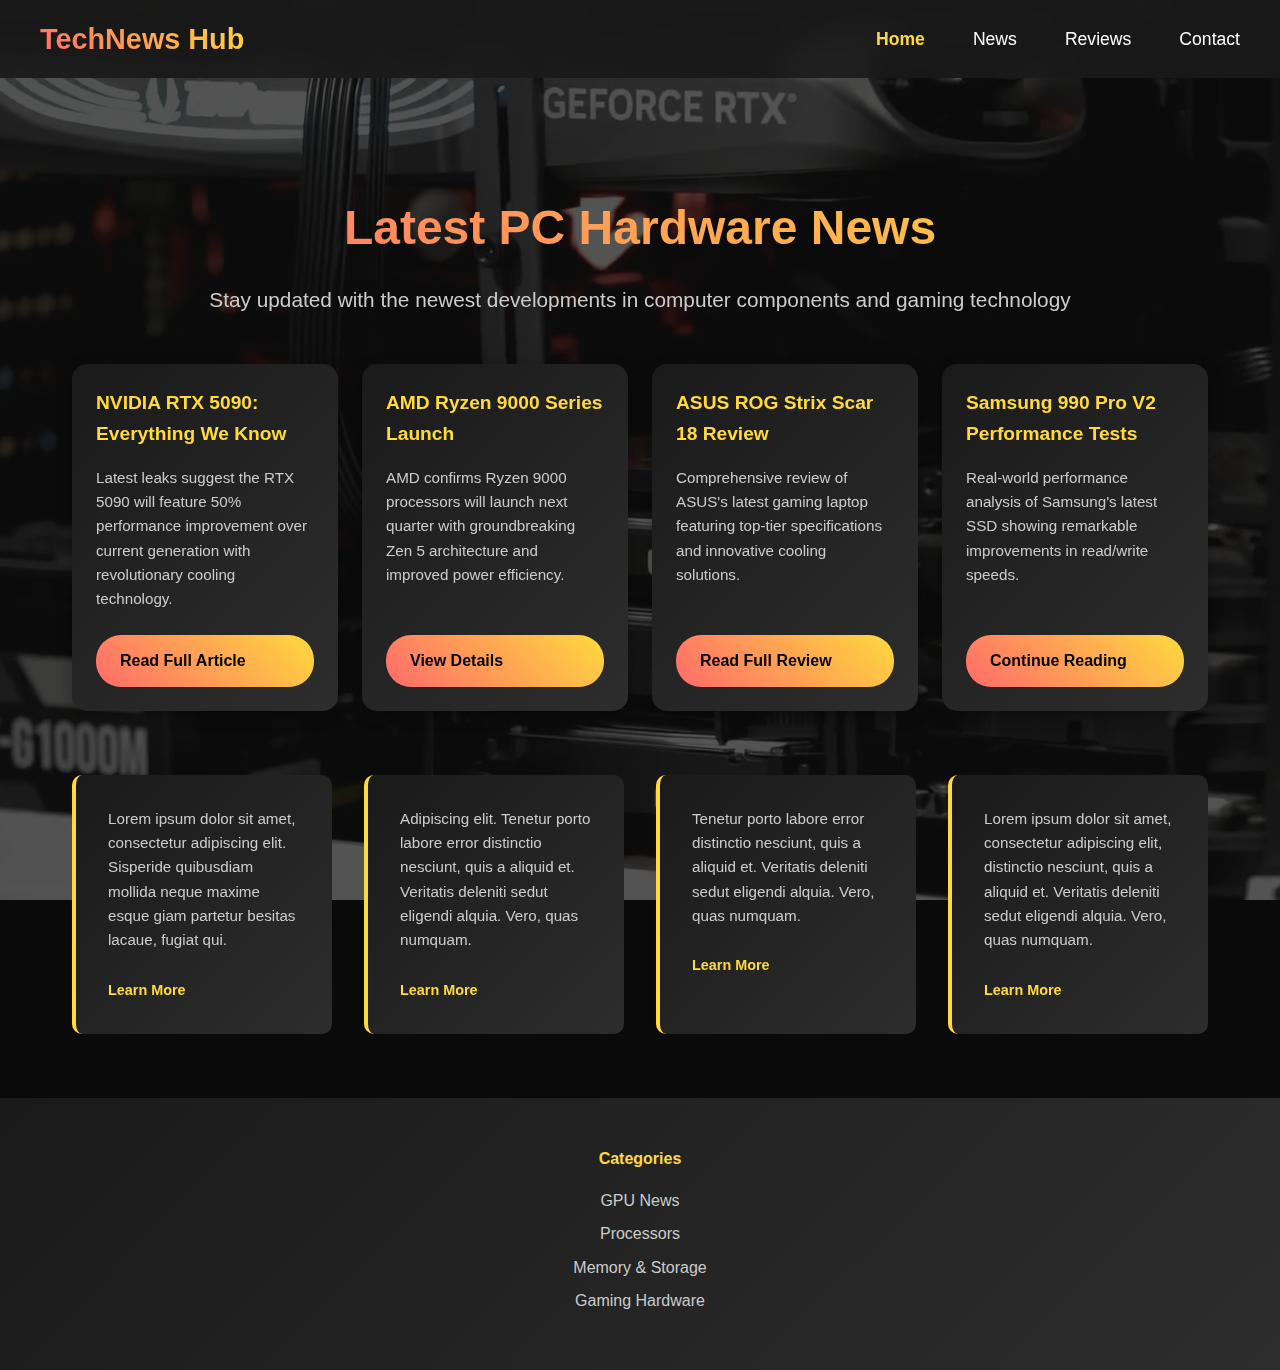
<file: index.html>
<!DOCTYPE html>
<html lang="en">
<head>
    <meta charset="UTF-8">
    <meta name="viewport" content="width=device-width, initial-scale=1.0">
    <title>TechNews Hub - PC Hardware News</title>
    <link rel="stylesheet" href="css/style.css">
</head>
<body>

    <nav class="navbar">
        <div class="nav-container">
            <div class="logo">TechNews Hub</div>
            <div class="nav-links">
                <a href="/" class="active">Home</a>
                <a href="news.html">News</a>
                <a href="reviews.html">Reviews</a>
                <a href="/">Contact</a>
            </div>
        </div>
    </nav>


    <div class="video-container">
        <video autoplay muted loop playsinline id="bg-video">
            <source src="videos/background.mp4" type="video/mp4">
            Your browser does not support the video tag.
        </video>
        <div class="video-overlay"></div>
    </div>

    <div class="page">
        <section class="hero">
            <h1>Latest PC Hardware News</h1>
            <p>Stay updated with the newest developments in computer components and gaming technology</p>
        </section>

        <div class="news-grid">
            <div class="news-card">
                <h3>NVIDIA RTX 5090: Everything We Know</h3>
                <p>Latest leaks suggest the RTX 5090 will feature 50% performance improvement over current generation with revolutionary cooling technology.</p>
                <a href="news.html" class="read-btn">Read Full Article</a>
            </div>

            <div class="news-card">
                <h3>AMD Ryzen 9000 Series Launch</h3>
                <p>AMD confirms Ryzen 9000 processors will launch next quarter with groundbreaking Zen 5 architecture and improved power efficiency.</p>
                <a href="news.html" class="read-btn">View Details</a>
            </div>

            <div class="news-card">
                <h3>ASUS ROG Strix Scar 18 Review</h3>
                <p>Comprehensive review of ASUS's latest gaming laptop featuring top-tier specifications and innovative cooling solutions.</p>
                <a href="reviews.html" class="read-btn">Read Full Review</a>
            </div>

            <div class="news-card">
                <h3>Samsung 990 Pro V2 Performance Tests</h3>
                <p>Real-world performance analysis of Samsung's latest SSD showing remarkable improvements in read/write speeds.</p>
                <a href="reviews.html" class="read-btn">Continue Reading</a>
            </div>
        </div>

        <section class="content-section">
            <div class="text-grid">
                <div class="text-column">
                    <p>Lorem ipsum dolor sit amet, consectetur adipiscing elit. Sisperide quibusdiam mollida neque maxime esque giam partetur besitas lacaue, fugiat qui.</p>
                    <a href="news.html" class="learn-more">Learn More</a>
                </div>
                <div class="text-column">
                    <p>Adipiscing elit. Tenetur porto labore error distinctio nesciunt, quis a aliquid et. Veritatis deleniti sedut eligendi alquia. Vero, quas numquam.</p>
                    <a href="news.html" class="learn-more">Learn More</a>
                </div>
                <div class="text-column">
                    <p>Tenetur porto labore error distinctio nesciunt, quis a aliquid et. Veritatis deleniti sedut eligendi alquia. Vero, quas numquam.</p>
                    <a href="news.html" class="learn-more">Learn More</a>
                </div>
                <div class="text-column">
                    <p>Lorem ipsum dolor sit amet, consectetur adipiscing elit, distinctio nesciunt, quis a aliquid et. Veritatis deleniti sedut eligendi alquia. Vero, quas numquam.</p>
                    <a href="news.html" class="learn-more">Learn More</a>
                </div>
            </div>
        </section>
    </div>

    <footer class="footer">
        <div class="footer-content">
            <div class="footer-section">
                <h4>Categories</h4>
                <a href="news.html">GPU News</a>
                <a href="news.html">Processors</a>
                <a href="news.html">Memory & Storage</a>
                <a href="reviews.html">Gaming Hardware</a>
            </div>
        </div>
    </footer>
</body>
</html>
</file>
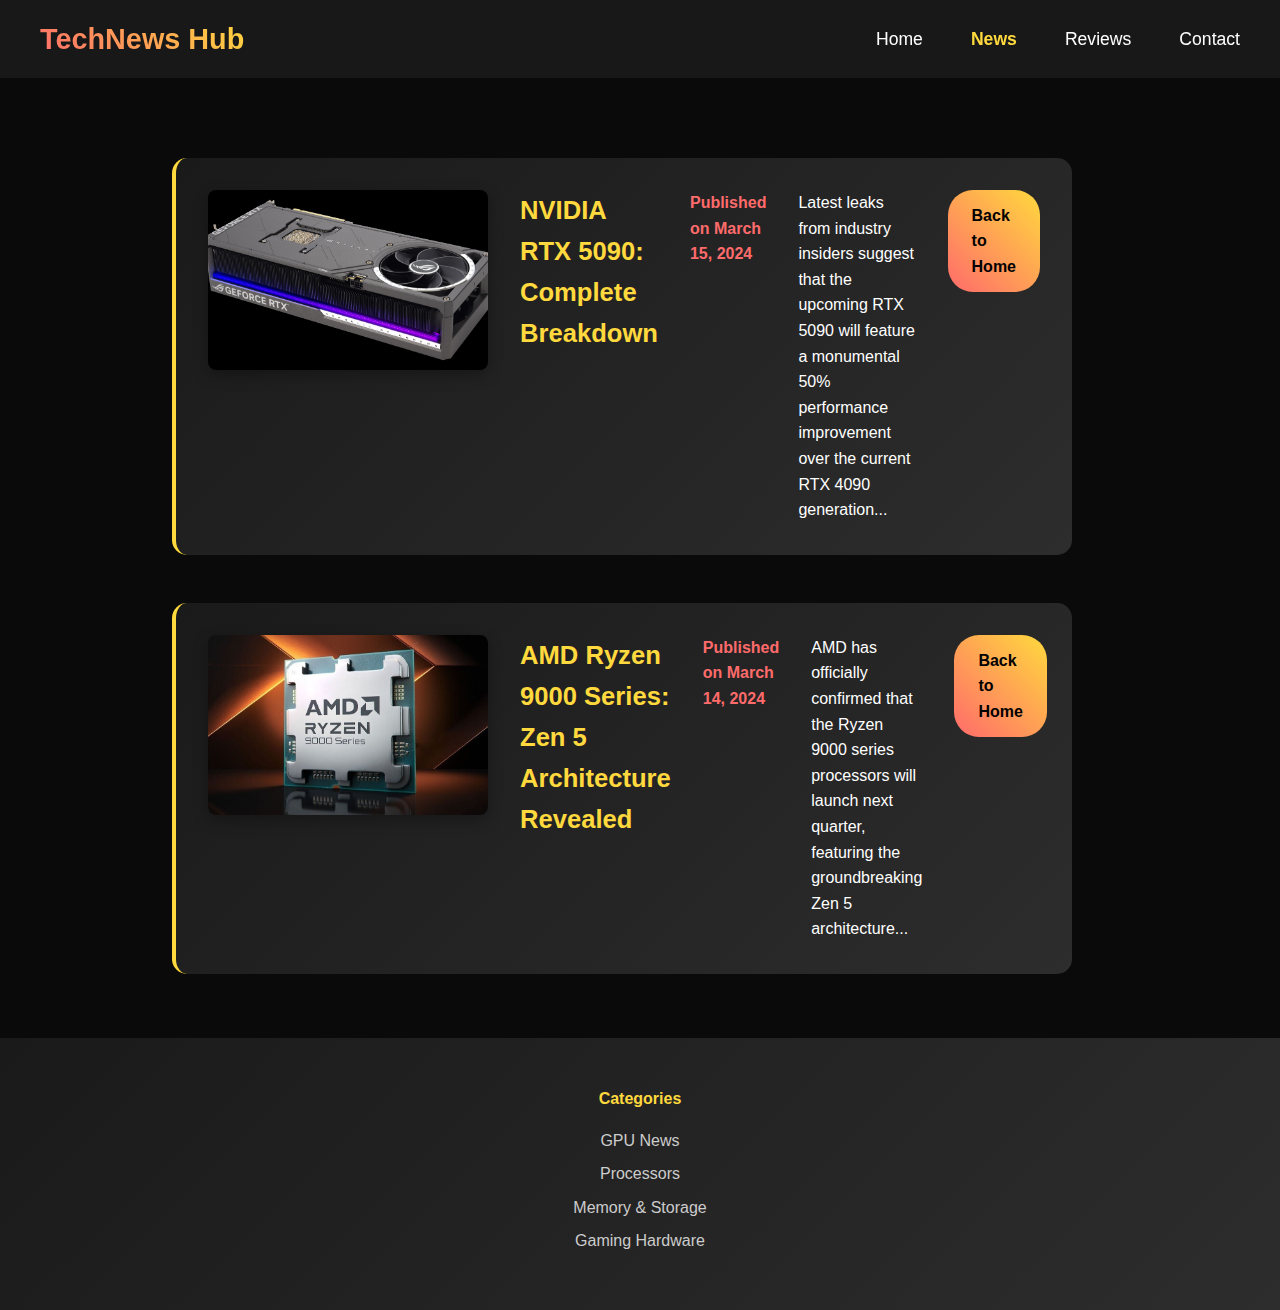
<file: news.html>
<!DOCTYPE html>
<html lang="en">
<head>
    <meta charset="UTF-8">
    <meta name="viewport" content="width=device-width, initial-scale=1.0">
    <title>News - TechNews Hub</title>
    <link rel="stylesheet" href="css/style.css">
</head>
<body>

    <nav class="navbar">
        <div class="nav-container">
            <div class="logo">TechNews Hub</div>
            <div class="nav-links">
                <a href="/">Home</a>
                <a href="news.html" class="active">News</a>
                <a href="reviews.html">Reviews</a>
                <a href="/">Contact</a>
            </div>
        </div>
    </nav>

    <div class="page">
        <section class="news-detail">
           <div class="news-article">
    <img src="images/gpu.jpg" alt="NVIDIA GPU">
    <h2>NVIDIA RTX 5090: Complete Breakdown</h2>
    <div class="date">Published on March 15, 2024</div>
    <p>Latest leaks from industry insiders suggest that the upcoming RTX 5090 will feature a monumental 50% performance improvement over the current RTX 4090 generation...</p>
    <a href="/" class="read-btn">Back to Home</a>
</div>

<div class="news-article">
    <img src="images/cpu.jpg" alt="AMD Processor">
    <h2>AMD Ryzen 9000 Series: Zen 5 Architecture Revealed</h2>
    <div class="date">Published on March 14, 2024</div>
    <p>AMD has officially confirmed that the Ryzen 9000 series processors will launch next quarter, featuring the groundbreaking Zen 5 architecture...</p>
    <a href="/" class="read-btn">Back to Home</a>
</div>
        </section>
    </div>

    <footer class="footer">
        <div class="footer-content">
            <div class="footer-section">
                <h4>Categories</h4>
                <a href="news.html">GPU News</a>
                <a href="news.html">Processors</a>
                <a href="news.html">Memory & Storage</a>
                <a href="reviews.html">Gaming Hardware</a>
            </div>
        </div>
    </footer>
</body>
</html>
</file>
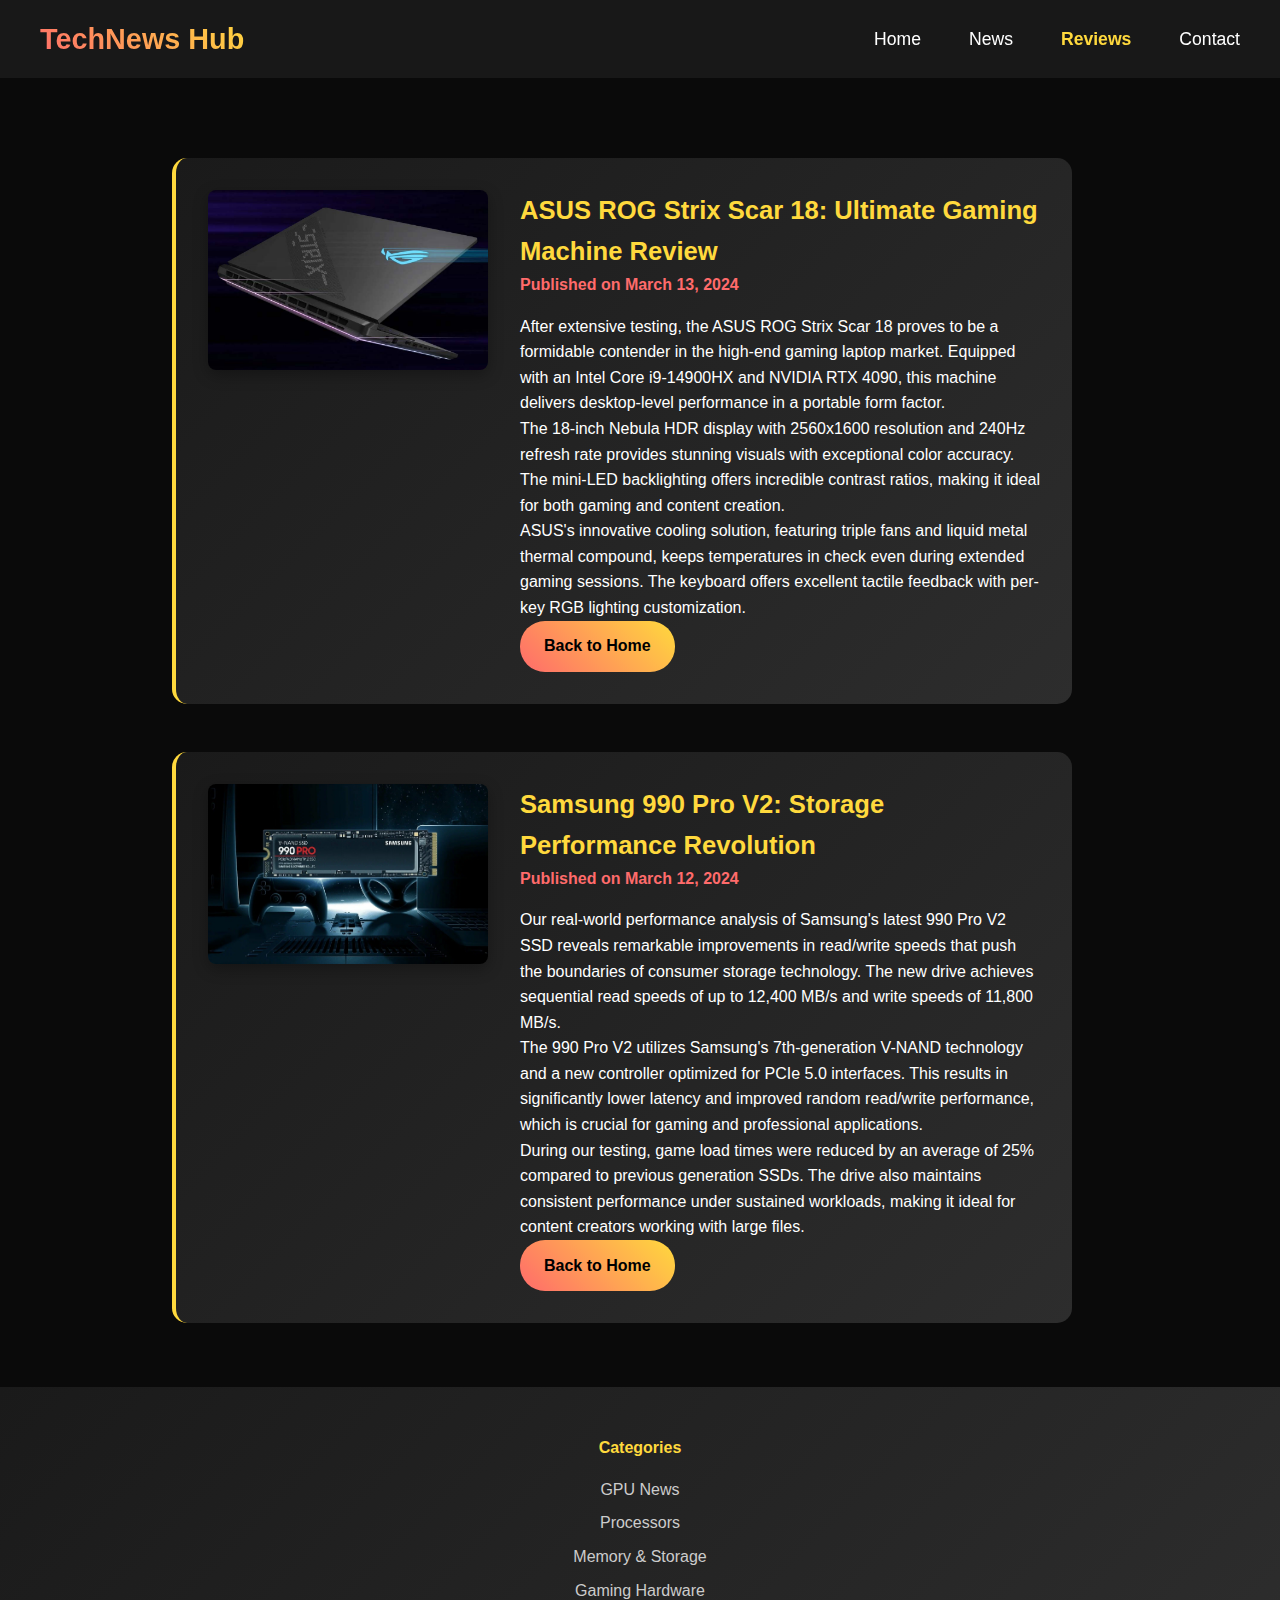
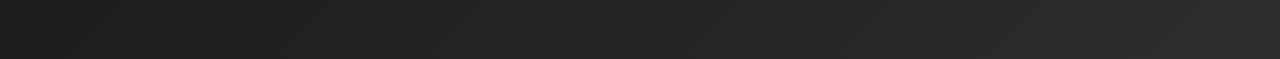
<file: reviews.html>
<!DOCTYPE html>
<html lang="en">
<head>
    <meta charset="UTF-8">
    <meta name="viewport" content="width=device-width, initial-scale=1.0">
    <title>Reviews - TechNews Hub</title>
    <link rel="stylesheet" href="css/style.css">
</head>
<body>

    <nav class="navbar">
        <div class="nav-container">
            <div class="logo">TechNews Hub</div>
            <div class="nav-links">
                <a href="/">Home</a>
                <a href="news.html">News</a>
                <a href="reviews.html" class="active">Reviews</a>
                <a href="/">Contact</a>
            </div>
        </div>
    </nav>

    <div class="page">
        <section class="news-detail">
            <div class="news-article">
                <img src="images/laptop.jpg" alt="Gaming Laptop">
                <div class="news-content">
                    <h2>ASUS ROG Strix Scar 18: Ultimate Gaming Machine Review</h2>
                    <div class="date">Published on March 13, 2024</div>
                    <p>After extensive testing, the ASUS ROG Strix Scar 18 proves to be a formidable contender in the high-end gaming laptop market. Equipped with an Intel Core i9-14900HX and NVIDIA RTX 4090, this machine delivers desktop-level performance in a portable form factor.</p>
                    <p>The 18-inch Nebula HDR display with 2560x1600 resolution and 240Hz refresh rate provides stunning visuals with exceptional color accuracy. The mini-LED backlighting offers incredible contrast ratios, making it ideal for both gaming and content creation.</p>
                    <p>ASUS's innovative cooling solution, featuring triple fans and liquid metal thermal compound, keeps temperatures in check even during extended gaming sessions. The keyboard offers excellent tactile feedback with per-key RGB lighting customization.</p>
                    <a href="/" class="read-btn">Back to Home</a>
                </div>
            </div>

            <div class="news-article">
                <img src="images/ssd.jpg" alt="SSD Storage">
                <div class="news-content">
                    <h2>Samsung 990 Pro V2: Storage Performance Revolution</h2>
                    <div class="date">Published on March 12, 2024</div>
                    <p>Our real-world performance analysis of Samsung's latest 990 Pro V2 SSD reveals remarkable improvements in read/write speeds that push the boundaries of consumer storage technology. The new drive achieves sequential read speeds of up to 12,400 MB/s and write speeds of 11,800 MB/s.</p>
                    <p>The 990 Pro V2 utilizes Samsung's 7th-generation V-NAND technology and a new controller optimized for PCIe 5.0 interfaces. This results in significantly lower latency and improved random read/write performance, which is crucial for gaming and professional applications.</p>
                    <p>During our testing, game load times were reduced by an average of 25% compared to previous generation SSDs. The drive also maintains consistent performance under sustained workloads, making it ideal for content creators working with large files.</p>
                    <a href="/" class="read-btn">Back to Home</a>
                </div>
            </div>
        </section>
    </div>

    <footer class="footer">
        <div class="footer-content">
            <div class="footer-section">
                <h4>Categories</h4>
                <a href="news.html">GPU News</a>
                <a href="news.html">Processors</a>
                <a href="news.html">Memory & Storage</a>
                <a href="reviews.html">Gaming Hardware</a>
            </div>
        </div>
    </footer>
</body>
</html>
</file>
<file: css/style.css>
* {
    margin: 0;
    padding: 0;
    box-sizing: border-box;
    font-family: 'Arial', sans-serif;
}

body {
    background-color: #0a0a0a;
    color: #ffffff;
    line-height: 1.6;
}

.navbar {
    background: rgba(26, 26, 26, 0.95);
    padding: 1rem 2rem;
    position: fixed;
    width: 100%;
    top: 0;
    z-index: 1000;
    backdrop-filter: blur(10px);
}

.nav-container {
    max-width: 1200px;
    margin: 0 auto;
    display: flex;
    justify-content: space-between;
    align-items: center;
}

.logo {
    font-size: 1.8rem;
    font-weight: bold;
    background: linear-gradient(45deg, #ff6b6b, #ffd93d);
    -webkit-background-clip: text;
    -webkit-text-fill-color: transparent;
}

.nav-links {
    display: flex;
    gap: 3rem;
}

.nav-links a {
    color: #ffffff;
    text-decoration: none;
    font-weight: 500;
    transition: color 0.3s ease;
    font-size: 1.1rem;
}

.nav-links a:hover,
.nav-links a.active {
    color: #ffd93d;
    font-weight: bold;
}

.page {
    padding-top: 80px;
}

/* Home Page Styles */
.hero {
    max-width: 1200px;
    margin: 2rem auto;
    padding: 0 2rem;
    text-align: center;
}

.hero h1 {
    font-size: 3rem;
    margin-bottom: 1rem;
    background: linear-gradient(45deg, #ff6b6b, #ffd93d);
    -webkit-background-clip: text;
    -webkit-text-fill-color: transparent;
}

.hero p {
    font-size: 1.3rem;
    color: #cccccc;
    margin-bottom: 3rem;
}

.news-grid {
    max-width: 1200px;
    margin: 0 auto;
    padding: 0 2rem;
    display: grid;
    grid-template-columns: repeat(4, 1fr); 
    gap: 1.5rem; 
    margin-bottom: 4rem;
}

.news-card {
    background: linear-gradient(135deg, #1a1a1a 0%, #2d2d2d 100%);
    border-radius: 15px;
    padding: 1.5rem; 
    box-shadow: 0 5px 15px rgba(0,0,0,0.3);
    transition: transform 0.3s ease, box-shadow 0.3s ease;
    min-height: 280px; 
    display: flex;
    flex-direction: column;
    justify-content: space-between;
}

.news-card:hover {
    transform: translateY(-5px);
    box-shadow: 0 10px 25px rgba(0,0,0,0.4);
}

.news-card h3 {
    font-size: 1.2rem; 
    margin-bottom: 1rem;
    color: #ffd93d;
}

.news-card p {
    color: #cccccc;
    margin-bottom: 1.5rem;
    font-size: 0.9rem; 
    flex-grow: 1; 
}


@media (max-width: 1200px) {
    .news-grid {
        grid-template-columns: repeat(2, 1fr); 
    }
}

@media (max-width: 768px) {
    .news-grid {
        grid-template-columns: 1fr; 
    }
    
    .news-card {
        min-height: auto; 
    }
}
}

.news-card h3 {
    font-size: 1.4rem;
    margin-bottom: 1rem;
    color: #ffd93d;
}

.news-card p {
    color: #cccccc;
    margin-bottom: 1.5rem;
    font-size: 0.95rem;
}

.read-btn {
    background: linear-gradient(45deg, #ff6b6b, #ffd93d);
    color: #000000;
    padding: 0.8rem 1.5rem;
    border: none;
    border-radius: 25px;
    font-weight: bold;
    cursor: pointer;
    transition: transform 0.3s ease;
    text-decoration: none;
    display: inline-block;
}

.read-btn:hover {
    transform: scale(1.05);
}


.content-section {
    max-width: 1200px;
    margin: 4rem auto;
    padding: 0 2rem;
}

.text-grid {
    display: grid;
    grid-template-columns: repeat(4, 1fr);
    gap: 2rem;
    margin-top: 3rem;
}

.text-column {
    background: linear-gradient(135deg, #1a1a1a 0%, #2d2d2d 100%);
    padding: 2rem;
    border-radius: 10px;
    border-left: 4px solid #ffd93d;
}

.text-column p {
    color: #cccccc;
    margin-bottom: 1.5rem;
    font-size: 0.95rem;
    line-height: 1.6;
}

.learn-more {
    color: #ffd93d;
    text-decoration: none;
    font-weight: bold;
    font-size: 0.9rem;
}


.footer {
    background: linear-gradient(135deg, #1a1a1a 0%, #2d2d2d 100%);
    padding: 3rem 2rem;
    margin-top: 4rem;
}

.footer-content {
    max-width: 1200px;
    margin: 0 auto;
    display: flex;
    justify-content: center;
}

.footer-section h4 {
    color: #ffd93d;
    margin-bottom: 1rem;
    text-align: center;
}

.footer-section a {
    color: #cccccc;
    text-decoration: none;
    display: block;
    margin-bottom: 0.5rem;
    transition: color 0.3s ease;
    text-align: center;
}

.footer-section a:hover {
    color: #ffd93d;
}

@media (max-width: 768px) {
    .nav-container {
        flex-direction: column;
        gap: 1rem;
    }

    .nav-links {
        gap: 1.5rem;
    }

    .hero h1 {
        font-size: 2.5rem;
    }

    .text-grid {
        grid-template-columns: 1fr;
    }

    .news-grid {
        grid-template-columns: 1fr;
    }
}

.news-detail {
    max-width: 1000px;
    margin: 0 auto;
    padding: 0 2rem;
}

.news-article {
    display: flex;
    align-items: flex-start;
    gap: 2rem;
    margin-bottom: 3rem;
    background: linear-gradient(135deg, #1a1a1a 0%, #2d2d2d 100%);
    padding: 2rem;
    border-radius: 15px;
    border-left: 4px solid #ffd93d;
    max-width: 900px;
    margin-left: 0;
}

.news-article img {
    width: 280px;
    height: 180px;
    object-fit: cover;
    border-radius: 8px;
    flex-shrink: 0;
    box-shadow: 0 5px 15px rgba(0,0,0,0.3);
}

.news-content {
    flex: 1;
}

.news-article h2 {
    margin-top: 0;
    color: #ffd93d;
    font-size: 1.6rem;
}

.news-article .date {
    color: #ff6b6b;
    font-weight: bold;
    margin-bottom: 1rem;
}

.video-container {
    position: fixed;
    top: 0;
    left: 0;
    width: 100%;
    height: 100%;
    z-index: -1;
    overflow: hidden;
}

#bg-video {
    position: absolute;
    top: 50%;
    left: 50%;
    min-width: 100%;
    min-height: 100%;
    width: auto;
    height: auto;
    transform: translateX(-50%) translateY(-50%);
    object-fit: cover;
}

.video-overlay {
    position: absolute;
    top: 0;
    left: 0;
    width: 100%;
    height: 100%;
    background: rgba(10, 10, 10, 0.7);
    z-index: 1;
}


.page {
    position: relative;
    z-index: 2;
}

.navbar {
    position: relative;
    z-index: 1000;
    background: rgba(26, 26, 26, 0.9);
}

.hero, .news-grid, .content-section {
    position: relative;
    z-index: 2;
}
</file>
